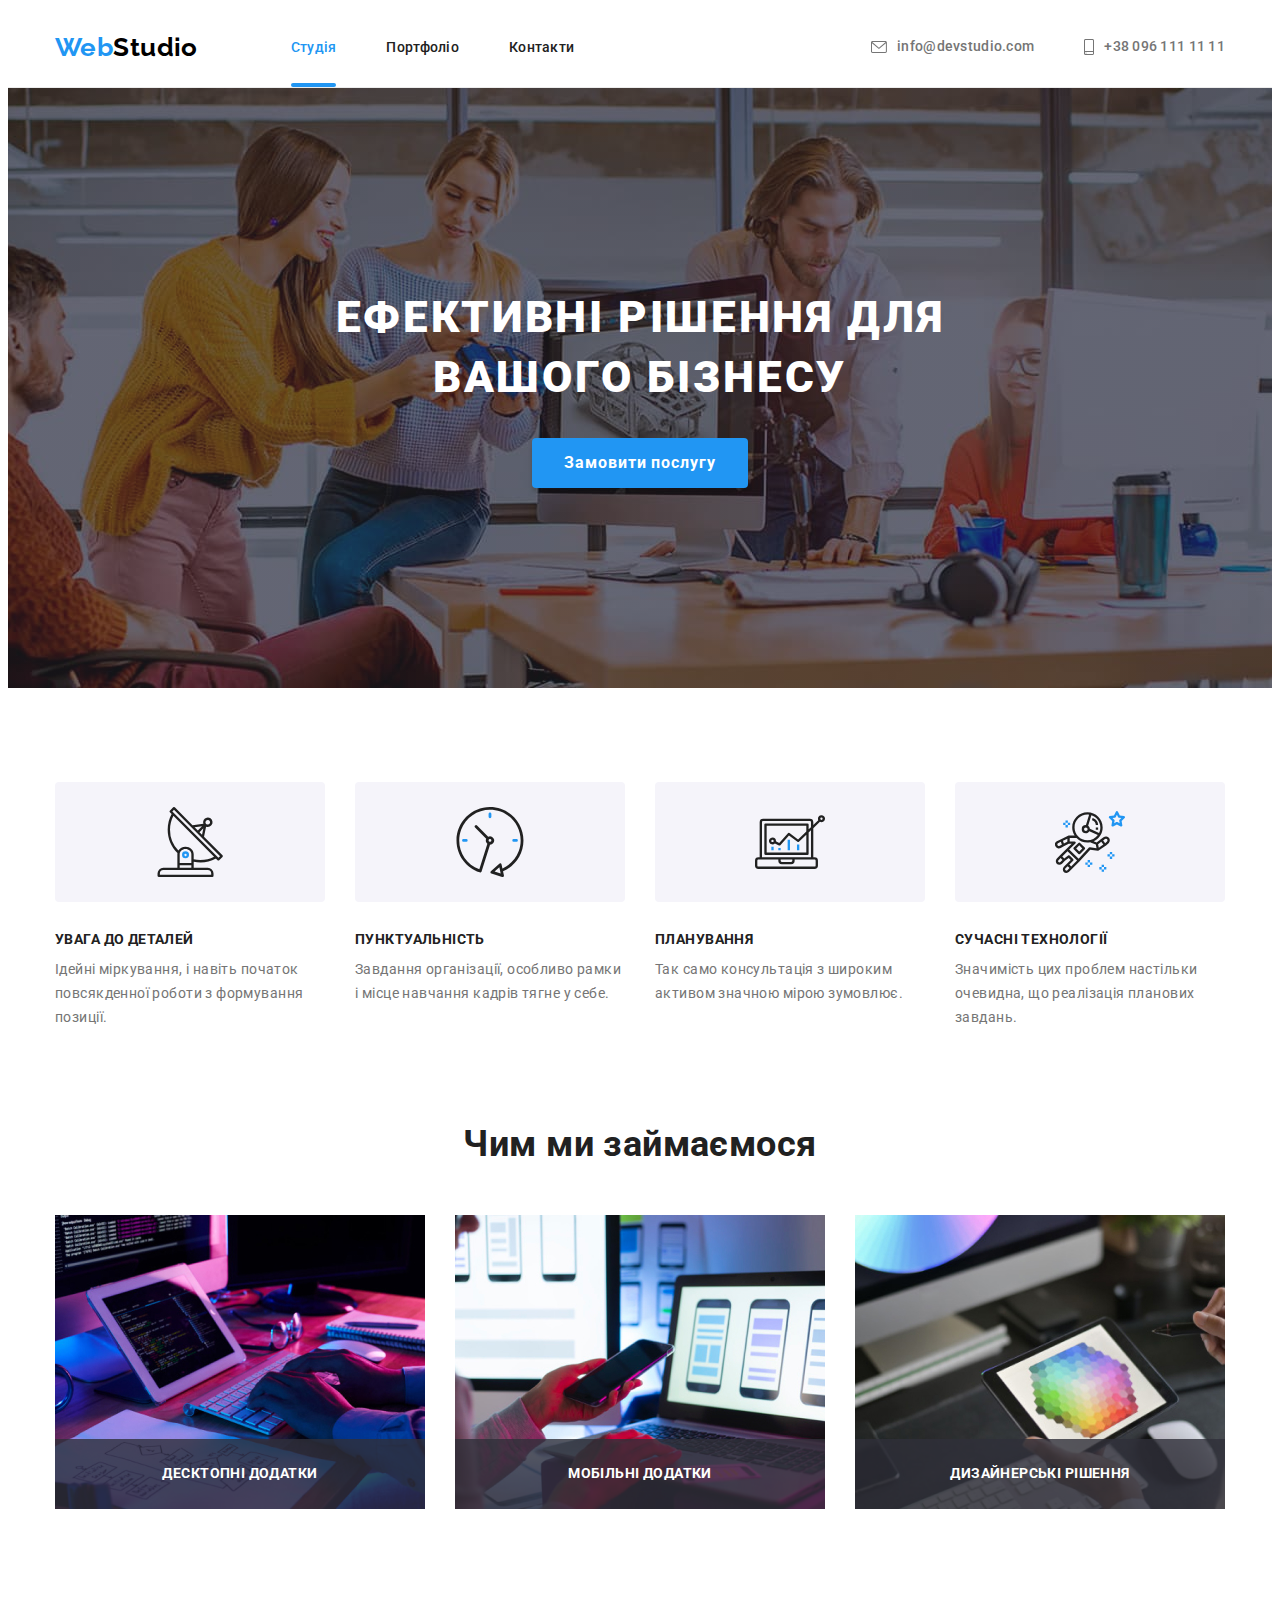
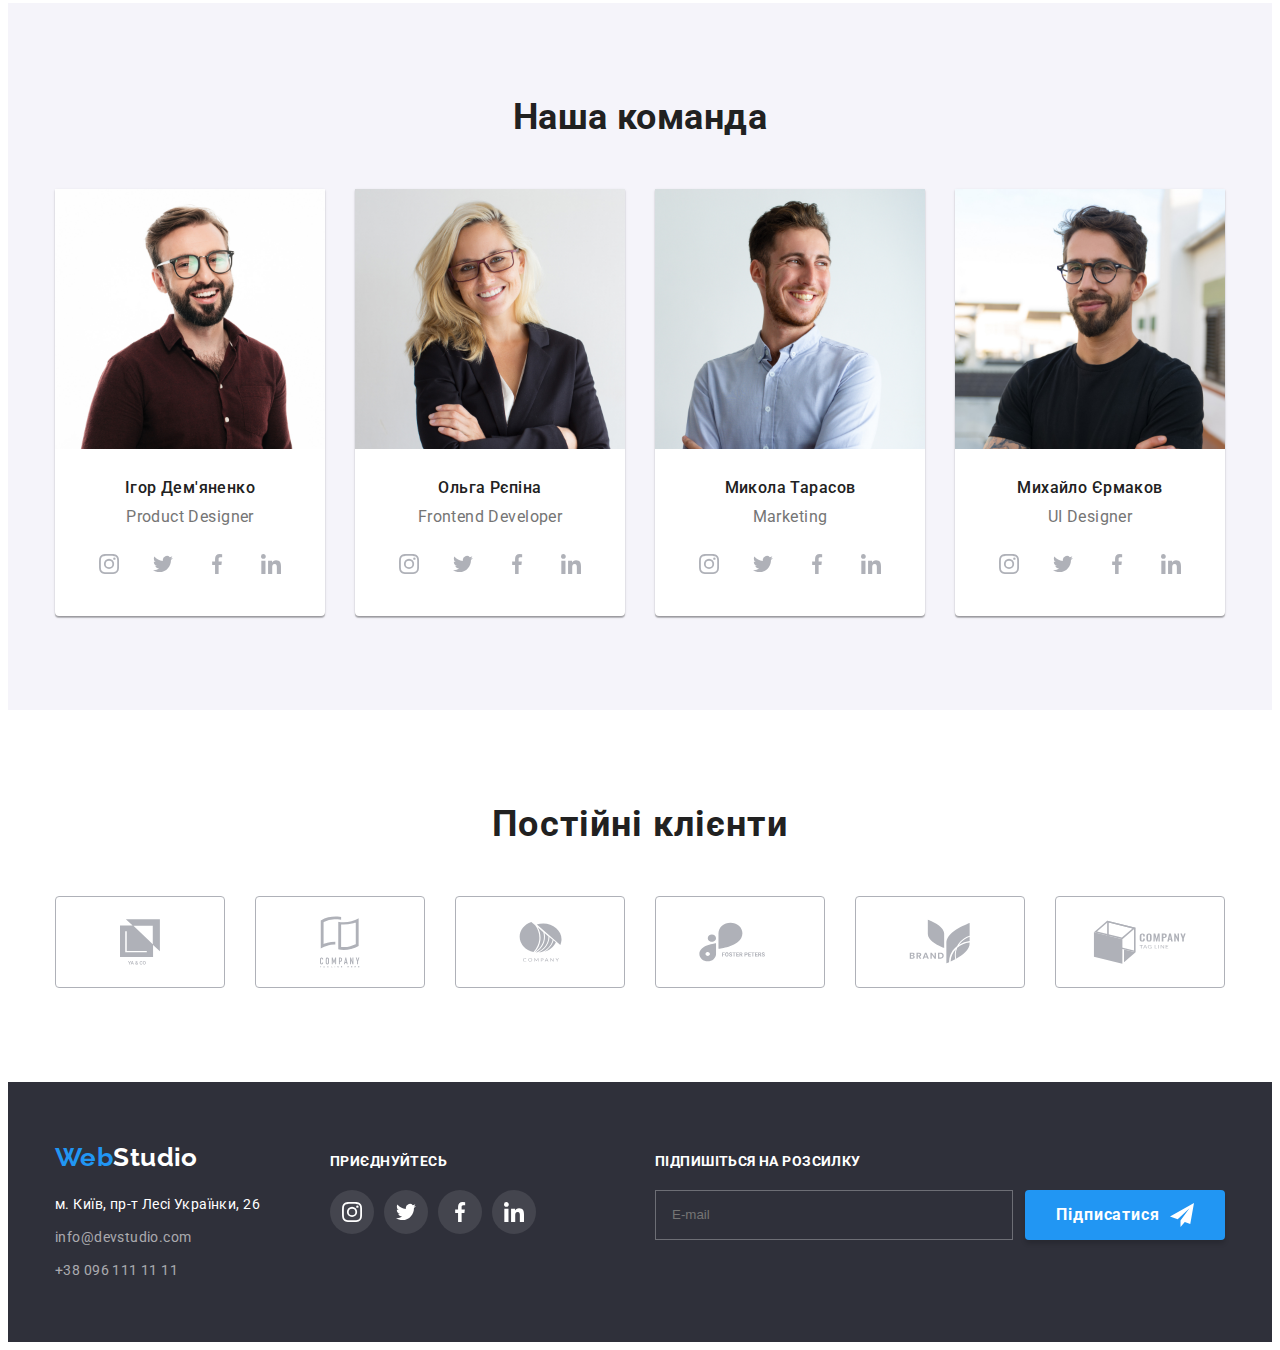
<file: index.html>
<!DOCTYPE html>
<html lang="uk">
  <head>
    <meta charset="UTF-8" />
    <meta http-equiv="X-UA-Compatible" content="IE=edge" />
    <meta name="viewport" content="width=device-width, initial-scale=1.0" />
    <title>Document</title>
    <link rel="preconnect" href="https://fonts.googleapis.com" />
    <link rel="preconnect" href="https://fonts.gstatic.com" crossorigin />
    <link rel="preconnect" href="https://fonts.googleapis.com" />
    <link rel="preconnect" href="https://fonts.gstatic.com" crossorigin />
    <link
      href="https://fonts.googleapis.com/css2?family=Raleway:wght@700&family=Roboto:wght@400;500;700;900&display=swap"
      rel="stylesheet"
    />
    <link
      rel="stylesheet"
      href="https://cdnjs.cloudflare.com/ajax/libs/modern-normalize/1.1.0/modern-normalize.min.css"
      integrity="sha512-wpPYUAdjBVSE4KJnH1VR1HeZfpl1ub8YT/NKx4PuQ5NmX2tKuGu6U/JRp5y+Y8XG2tV+wKQpNHVUX03MfMFn9Q=="
      crossorigin="anonymous"
      referrerpolicy="no-referrer"
    />
    <link rel="stylesheet" href="./css/styles.css" />
  </head>
  <body>
    <!--Хедер-->
    <header class="header">
      <div class="container page-header">
        <nav class="header-nav">
          <a class="header-logo link" href="./index.html">
            <span class="header-logo-web">Web</span>Studio</a
          >
          <ul class="header-list list">
            <li class="header-item">
              <a class="header-link link current" href="">Студія</a>
            </li>
            <li class="header-item">
              <a class="header-link link" href="./portfolio.html">Портфоліо</a>
            </li>
            <li class="header-item">
              <a class="header-link link" href="">Контакти</a>
            </li>
          </ul>
        </nav>
        <ul class="header-contact-list list">
          <li class="header-contact-item">
            <a class="header-contact-link link" href="mailto:info@devstudio.com">
              <svg class="header-contact-icon" width="16" height="12">
                <use href="./photo/symbol-defs.svg#icon-envelope"></use>
              </svg>
              info@devstudio.com</a
            >
          </li>
          <li class="header-contact-item">
            <a class="header-contact-link link" href="tel:+38096111111">
              <svg class="header-contact-icon" width="10" height="16">
                <use href="./photo/symbol-defs.svg#icon-smartphone"></use>
              </svg>
              +38 096 111 11 11</a
            >
          </li>
        </ul>
      </div>
    </header>
    <!--Основний контент-->
    <main>
      <!--Герой-->
      <section class="hero hero-bcg">
        <div class="container">
          <h1 class="hero-title">Ефективні рішення для вашого бізнесу</h1>
          <button type="button" class="hero-button" data-modal-open>Замовити послугу</button>
        </div>
      </section>
      <!--Особлівости-->
      <section class="section">
        <div class="container">
          <h2 class="visually-hidden">Особлівості</h2>
          <ul class="features-list list">
            <li class="features-item">
              <div class="features-pic">
                <svg class="features-icon" width="70" height="70">
                  <use href="./photo/symbol-defs.svg#icon-antena"></use>
                </svg>
              </div>
              <h3 class="features-title">УВАГА ДО ДЕТАЛЕЙ</h3>
              <p class="features-text">
                Ідейні міркування, і навіть початок повсякденної роботи з формування позиції.
              </p>
            </li>
            <li class="features-item">
              <div class="features-pic">
                <svg class="features-icon" width="70" height="70">
                  <use href="./photo/symbol-defs.svg#icon-clock"></use>
                </svg>
              </div>
              <h3 class="features-title">ПУНКТУАЛЬНІСТЬ</h3>
              <p class="features-text">
                Завдання організації, особливо рамки і місце навчання кадрів тягне у себе.
              </p>
            </li>
            <li class="features-item">
              <div class="features-pic">
                <svg class="features-icon" width="70" height="70">
                  <use href="./photo/symbol-defs.svg#icon-diagram"></use>
                </svg>
              </div>
              <h3 class="features-title">ПЛАНУВАННЯ</h3>
              <p class="features-text">
                Так само консультація з широким активом значною мірою зумовлює.
              </p>
            </li>
            <li class="features-item">
              <div class="features-pic">
                <svg class="features-icon" width="70" height="70">
                  <use href="./photo/symbol-defs.svg#icon-astronaut"></use>
                </svg>
              </div>
              <h3 class="features-title">СУЧАСНІ ТЕХНОЛОГІЇ</h3>
              <p class="features-text">
                Значимість цих проблем настільки очевидна, що реалізація планових завдань.
              </p>
            </li>
          </ul>
        </div>
      </section>
      <!--Чим ми займаємось-->
      <section class="task section">
        <div class="container">
          <h2 class="section-title">Чим ми займаємося</h2>
          <ul class="task-list list">
            <li class="task-img">
              <div class="task-thumb">
                <img src="./photo/img.jpg" alt="програмування" width="370" />
                <p class="task-text">Десктопні додатки</p>
              </div>
            </li>
            <li class="task-img">
              <div class="task-thumb">
                <img src="./photo/img-2.jpg" alt="мобільні додатки" width="370" />
                <p class="task-text">Мобільні додатки</p>
              </div>
            </li>
            <li class="task-img">
              <div class="task-thumb">
                <img src="./photo/img-3.jpg" alt="палітра кольорів" width="370" />
                <p class="task-text">Дизайнерські рішення</p>
              </div>
            </li>
          </ul>
        </div>
      </section>
      <!--Команда-->
      <section class="team section">
        <div class="container">
          <h2 class="section-title">Наша команда</h2>
          <ul class="team-list list">
            <li class="team-member">
              <img class="team-photo" src="./photo/img—22.jpg" alt="дизайнер" width="270" />
              <div class="team-tt">
                <h3 class="team-name">Ігор Дем'яненко</h3>
                <p class="team-speciality">Product Designer</p>
                <ul class="team-sn-list">
                  <li class="team-sn-item">
                    <a class="team-sn-link" href="">
                      <svg class="team-sn-icon" width="20" height="20">
                        <use href="./photo/symbol-defs.svg#icon-instagram"></use></svg
                    ></a>
                  </li>
                  <li class="team-sn-item">
                    <a class="team-sn-link" href="">
                      <svg class="team-sn-icon" width="20" height="20">
                        <use href="./photo/symbol-defs.svg#icon-twitter"></use></svg
                    ></a>
                  </li>
                  <li class="team-sn-item">
                    <a class="team-sn-link" href="">
                      <svg class="team-sn-icon" width="20" height="20">
                        <use href="./photo/symbol-defs.svg#icon-facebook"></use></svg
                    ></a>
                  </li>
                  <li class="team-sn-item">
                    <a class="team-sn-link" href="">
                      <svg class="team-sn-icon" width="20" height="20">
                        <use href="./photo/symbol-defs.svg#icon-linkedin"></use></svg
                    ></a>
                  </li>
                </ul>
              </div>
            </li>
            <li class="team-member">
              <img
                class="team-photo"
                src="./photo/img-4.jpg"
                alt="фронтент розробнік"
                width="270"
              />
              <div class="team-tt">
                <h3 class="team-name">Ольга Рєпіна</h3>
                <p class="team-speciality">Frontend Developer</p>
                <ul class="team-sn-list">
                  <li class="team-sn-item">
                    <a class="team-sn-link" href="">
                      <svg class="team-sn-icon" width="20" height="20">
                        <use href="./photo/symbol-defs.svg#icon-instagram"></use></svg
                    ></a>
                  </li>
                  <li class="team-sn-item">
                    <a class="team-sn-link" href="">
                      <svg class="team-sn-icon" width="20" height="20">
                        <use href="./photo/symbol-defs.svg#icon-twitter"></use></svg
                    ></a>
                  </li>
                  <li class="team-sn-item">
                    <a class="team-sn-link" href="">
                      <svg class="team-sn-icon" width="20" height="20">
                        <use href="./photo/symbol-defs.svg#icon-facebook"></use></svg
                    ></a>
                  </li>
                  <li class="team-sn-item">
                    <a class="team-sn-link" href="">
                      <svg class="team-sn-icon" width="20" height="20">
                        <use href="./photo/symbol-defs.svg#icon-linkedin"></use></svg
                    ></a>
                  </li>
                </ul>
              </div>
            </li>
            <li class="team-member">
              <img class="team-photo" src="./photo/img-5.jpg" alt="маркетинг" width="270" />
              <div class="team-tt">
                <h3 class="team-name">Микола Тарасов</h3>
                <p class="team-speciality">Marketing</p>
                <ul class="team-sn-list">
                  <li class="team-sn-item">
                    <a class="team-sn-link" href="">
                      <svg class="team-sn-icon" width="20" height="20">
                        <use href="./photo/symbol-defs.svg#icon-instagram"></use></svg
                    ></a>
                  </li>
                  <li class="team-sn-item">
                    <a class="team-sn-link" href="">
                      <svg class="team-sn-icon" width="20" height="20">
                        <use href="./photo/symbol-defs.svg#icon-twitter"></use></svg
                    ></a>
                  </li>
                  <li class="team-sn-item">
                    <a class="team-sn-link" href="">
                      <svg class="team-sn-icon" width="20" height="20">
                        <use href="./photo/symbol-defs.svg#icon-facebook"></use></svg
                    ></a>
                  </li>
                  <li class="team-sn-item">
                    <a class="team-sn-link" href="">
                      <svg class="team-sn-icon" width="20" height="20">
                        <use href="./photo/symbol-defs.svg#icon-linkedin"></use></svg
                    ></a>
                  </li>
                </ul>
              </div>
            </li>
            <li class="team-member">
              <img class="team-photo" src="./photo/img-6.jpg" alt="ЮЛ дизайнер" width="270" />
              <div class="team-tt">
                <h3 class="team-name">Михайло Єрмаков</h3>
                <p class="team-speciality">UI Designer</p>
                <ul class="team-sn-list">
                  <li class="team-sn-item">
                    <a class="team-sn-link" href="">
                      <svg class="team-sn-icon" width="20" height="20">
                        <use href="./photo/symbol-defs.svg#icon-instagram"></use>
                      </svg>
                    </a>
                  </li>
                  <li class="team-sn-item">
                    <a class="team-sn-link" href="">
                      <svg class="team-sn-icon" width="20" height="20">
                        <use href="./photo/symbol-defs.svg#icon-twitter"></use></svg
                    ></a>
                  </li>
                  <li class="team-sn-item">
                    <a class="team-sn-link" href="">
                      <svg class="team-sn-icon" width="20" height="20">
                        <use href="./photo/symbol-defs.svg#icon-facebook"></use></svg
                    ></a>
                  </li>
                  <li class="team-sn-item">
                    <a class="team-sn-link" href="">
                      <svg class="team-sn-icon" width="20" height="20">
                        <use href="./photo/symbol-defs.svg#icon-linkedin"></use></svg
                    ></a>
                  </li>
                </ul>
              </div>
            </li>
          </ul>
        </div>
      </section>
      <section class="clients">
        <div class="container">
          <p class="clients-title">Постійні клієнти</p>
          <ul class="client-list">
            <li class="client-item">
              <a class="client-link" href=""
                ><svg class="client-icon" width="40" height="52">
                  <use href="./photo/symbol-defs.svg#icon-client-a"></use></svg
              ></a>
            </li>
            <li class="client-item">
              <a class="client-link" href=""
                ><svg class="client-icon" width="40" height="52">
                  <use href="./photo/symbol-defs.svg#icon-client-b"></use></svg
              ></a>
            </li>
            <li class="client-item">
              <a class="client-link" href=""
                ><svg class="client-icon" width="43" height="41">
                  <use href="./photo/symbol-defs.svg#icon-client-c"></use></svg
              ></a>
            </li>
            <li class="client-item">
              <a class="client-link" href=""
                ><svg class="client-icon" width="84" height="40">
                  <use href="./photo/symbol-defs.svg#icon-client-d"></use></svg
              ></a>
            </li>
            <li class="client-item">
              <a class="client-link" href=""
                ><svg class="client-icon" width="62" height="45">
                  <use href="./photo/symbol-defs.svg#icon-client-e"></use></svg
              ></a>
            </li>
            <li class="client-item">
              <a class="client-link" href=""
                ><svg class="client-icon" width="94" height="44">
                  <use href="./photo/symbol-defs.svg#icon-client-f"></use></svg
              ></a>
            </li>
          </ul>
        </div>
      </section>
    </main>
    <!--Футер-->
    <footer class="footer">
      <div class="container footer-n">
        <div class="adress">
          <a class="footer-logo link" href="./index.html">
            <span class="header-logo-web">Web</span>Studio</a
          >
          <address>
            <ul class="adress-list list">
              <li class="adress-item">
                <a
                  class="footer-adress link adress-item"
                  href="https://www.google.com/maps/place/бул.+Леси+Украинки,+26,+Киев,+02000/@50.4265807,30.5383858,17z/data=!3m1!4b1!4m5!3m4!1s0x40d4cf0e033ecbe9:0x57a4dffefec77da0!8m2!3d50.4265807!4d30.5383858"
                  >м. Київ, пр-т Лесі Українки, 26</a
                >
              </li>
              <li class="adress-item">
                <a class="footer-link link" href="mailto:info@devstudio.com">info@devstudio.com</a>
              </li>
              <li class="adress-item">
                <a class="footer-link link" href="tel:+38096111111">+38 096 111 11 11</a>
              </li>
            </ul>
          </address>
        </div>
        <div class="social">
          <h2 class="social-title">приєднуйтесь</h2>
          <ul class="social-list">
            <li class="social-item">
              <a class="social-link" href="">
                <svg class="" width="20" height="20">
                  <use href="./photo/symbol-defs.svg#icon-instagram"></use></svg
              ></a>
            </li>
            <li class="social-item">
              <a class="social-link" href="">
                <svg class="" width="20" height="20">
                  <use href="./photo/symbol-defs.svg#icon-twitter"></use></svg
              ></a>
            </li>
            <li class="social-item">
              <a class="social-link" href="">
                <svg class="" width="20" height="20">
                  <use href="./photo/symbol-defs.svg#icon-facebook"></use></svg
              ></a>
            </li>
            <li class="social-item">
              <a class="social-link" href="">
                <svg class="" width="20" height="20">
                  <use href="./photo/symbol-defs.svg#icon-linkedin"></use></svg
              ></a>
            </li>
          </ul>
        </div>
        <div class="footer-form">
          <h2 class="footer-form-title">Підпишіться на розсилку</h2>
          <form class="footer-mb">
            <input type="email" name="email" placeholder="E-mail" />
            <button class="footer-btn" type="submit">
              <span class="send-text">Підписатися</span>
              <svg class="send-icon" width="24" height="24">
                <use href="./photo/symbol-defs.svg#icon-icon-send"></use>
              </svg>
            </button>
          </form>
        </div>
      </div>
    </footer>

    <div class="backdrop is-hidden" data-modal>
      <div class="modal">
        <button class="modal-close-button" data-modal-close>
          <svg class="close-icon" width="18" height="18">
            <use href="./photo/symbol-defs.svg#icon-close-black"></use>
          </svg>
        </button>
        <form class="form">
          <p class="form-title">Залиште свої дані, ми вам передзвонимо</p>
          <div class="form-field">
            <label for="name">Ім'я</label>
            <div class="form-picture">
              <input class="form-input" type="text" name="name" id="name" required />
              <svg class="form-image" height="18" width="18">
                <use href="./photo/symbol-defs.svg#icon-person-black"></use>
              </svg>
            </div>
          </div>
          <div class="form-field">
            <label for="tel">Телефон</label>
            <div class="form-picture">
              <input class="form-input" type="tel" name="tel" id="tel" required />
              <svg class="form-image" height="18" width="18">
                <use href="./photo/symbol-defs.svg#icon-phone-black"></use>
              </svg>
            </div>
          </div>
          <div class="form-field">
            <label for="mail">Пошта</label>
            <div class="form-picture">
              <input class="form-input" type="email" name="mail" id="mail" required />
              <svg class="form-image" height="18" width="18">
                <use href="./photo/symbol-defs.svg#icon-email-black"></use>
              </svg>
            </div>
          </div>
          <div class="form-field form-coment">
            <label for="coment">Коментар</label>
            <textarea
              class="form-input textarea"
              name="coment"
              id="coment"
              cols="30"
              rows="5"
              placeholder="Введіть текст"
            ></textarea>
          </div>
          <label class="checkbox-label">
            <input class="checkbox" type="checkbox" name="agree" required />
            <span class="checkbox-area"> </span>
            Погоджуюся з розсилкою та приймаю <a href="" class="label-link">Умови договору</a>
          </label>

          <button type="submit" class="form-button">Відправити</button>
        </form>
      </div>
    </div>
    <script src="./js/modal.js"></script>
  </body>
</html>
</file>
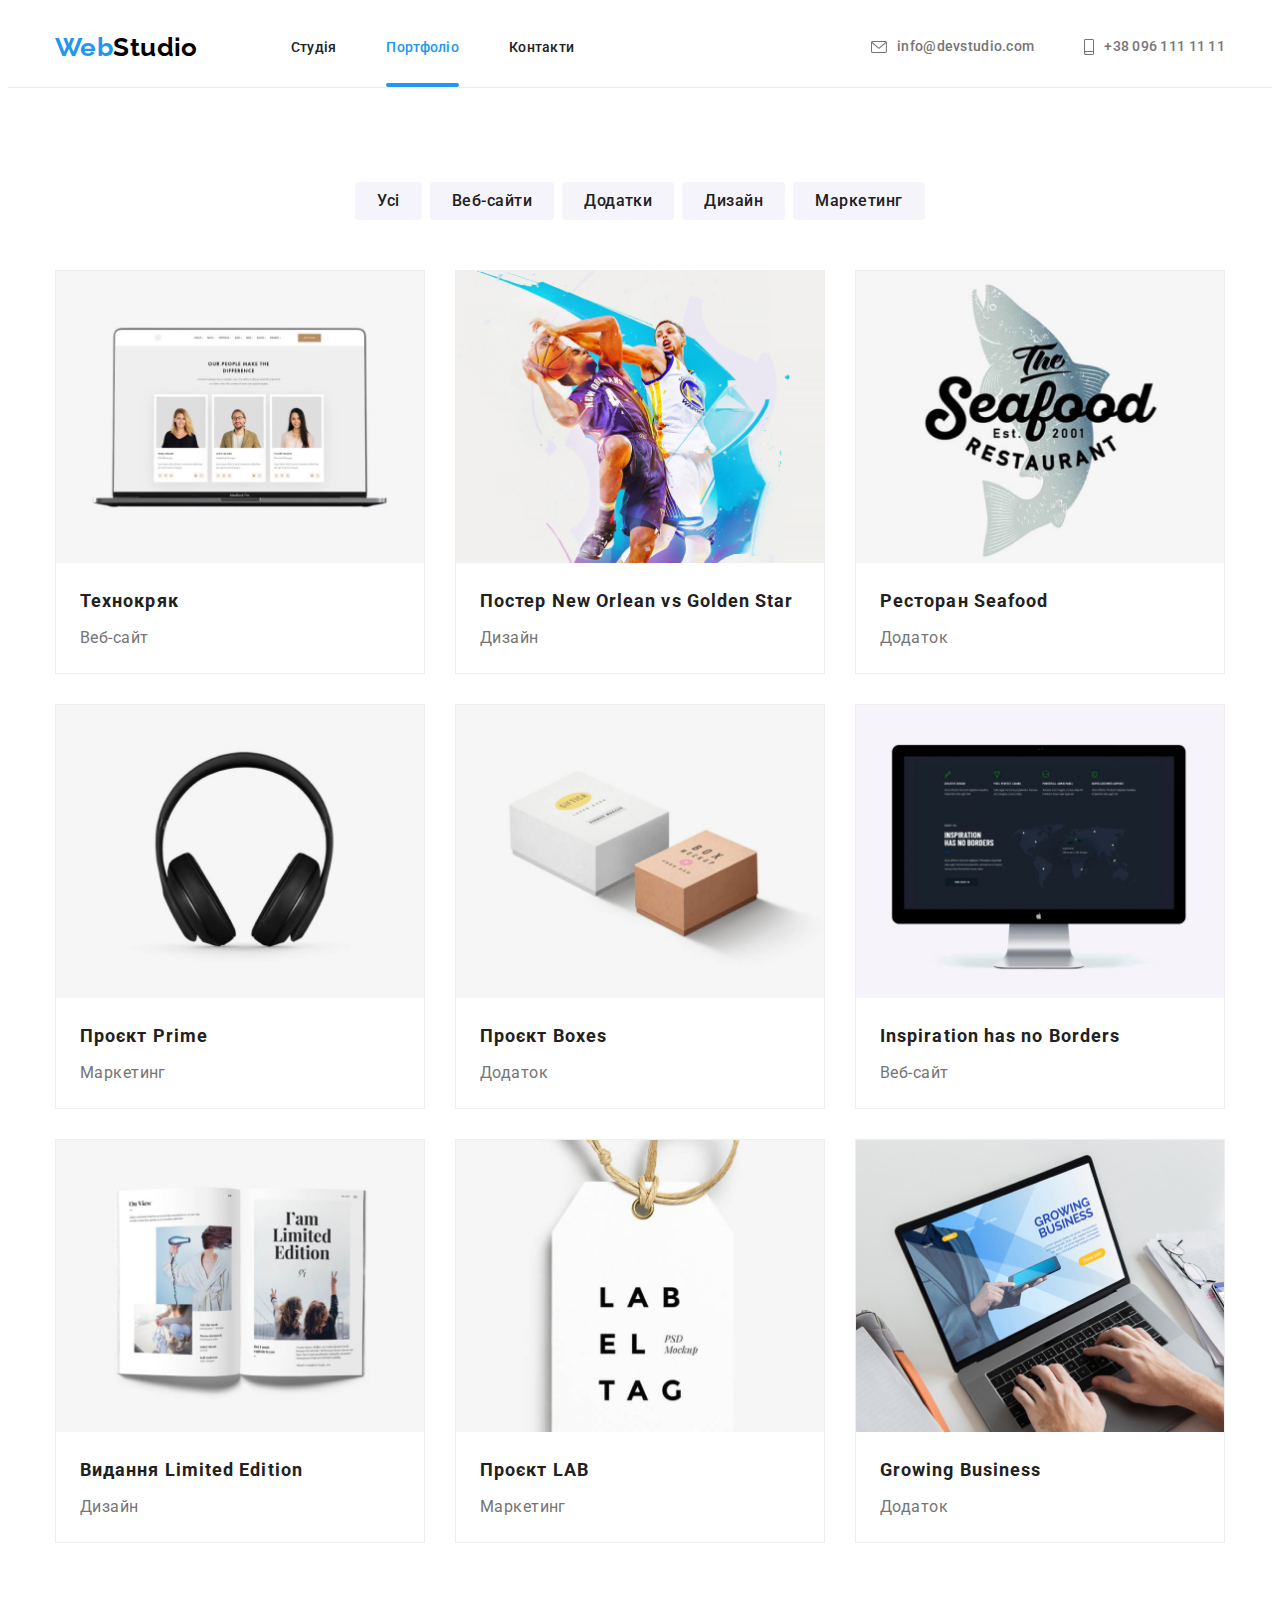
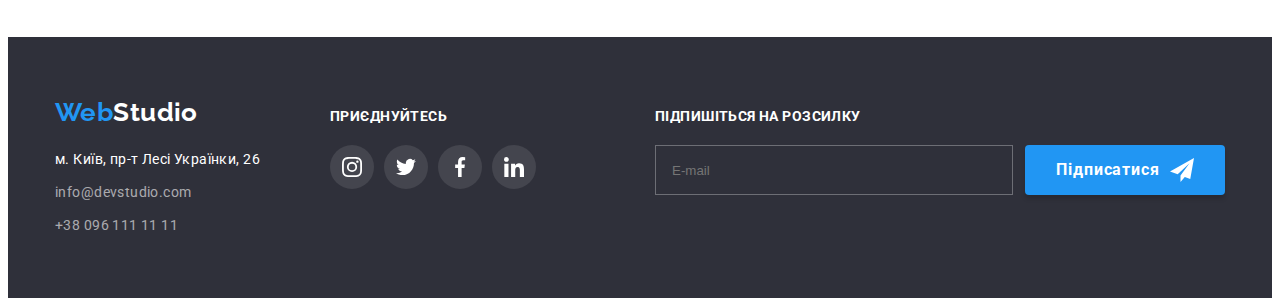
<file: portfolio.html>
<!DOCTYPE html>
<html lang="uk">
  <head>
    <meta charset="UTF-8" />
    <meta http-equiv="X-UA-Compatible" content="IE=edge" />
    <meta name="viewport" content="width=device-width, initial-scale=1.0" />
    <title>Document</title>
    <link
      href="https://fonts.googleapis.com/css2?family=Raleway:wght@700&family=Roboto:wght@400;500;700;900&display=swap"
      rel="stylesheet"
    />
    <link
      rel="stylesheet"
      href="https://cdnjs.cloudflare.com/ajax/libs/modern-normalize/1.1.0/modern-normalize.min.css"
      integrity="sha512-wpPYUAdjBVSE4KJnH1VR1HeZfpl1ub8YT/NKx4PuQ5NmX2tKuGu6U/JRp5y+Y8XG2tV+wKQpNHVUX03MfMFn9Q=="
      crossorigin="anonymous"
      referrerpolicy="no-referrer"
    />
    <link rel="stylesheet" href="./css/styles.css" />
  </head>
  <body>
    <!--Хедер-->
    <header class="header">
      <div class="container page-header">
        <nav class="header-nav">
          <a class="header-logo link" href="./index.html">
            <span class="header-logo-web">Web</span>Studio</a
          >
          <ul class="header-list list">
            <li class="header-item">
              <a class="header-link link" href="./index.html">Студія</a>
            </li>
            <li class="header-item">
              <a class="header-link link current" href="./portfolio.html">Портфоліо</a>
            </li>
            <li class="header-item">
              <a class="header-link link" href="">Контакти</a>
            </li>
          </ul>
        </nav>
        <ul class="header-contact-list list">
          <li class="header-contact-item">
            <a class="header-contact-link link" href="mailto:info@devstudio.com">
              <svg class="header-contact-icon" width="16" height="12">
                <use href="./photo/symbol-defs.svg#icon-envelope"></use>
              </svg>
              info@devstudio.com</a
            >
          </li>
          <li class="header-contact-item">
            <a class="header-contact-link link" href="tel:+38096111111">
              <svg class="header-contact-icon" width="10" height="16">
                <use href="./photo/symbol-defs.svg#icon-smartphone"></use>
              </svg>
              +38 096 111 11 11</a
            >
          </li>
        </ul>
      </div>
    </header>
    <!--Основний контент-->
    <main class="section">
      <div class="container">
        <h1 class="visually-hidden">Портфоліо</h1>
        <!--Фільтер-->
        <ul class="list button-list">
          <li class="port-btn-item"><button class="port-btn" type="button">Усі</button></li>
          <li class="port-btn-item"><button class="port-btn" type="button">Веб-сайти</button></li>
          <li class="port-btn-item"><button class="port-btn" type="button">Додатки</button></li>
          <li class="port-btn-item"><button class="port-btn" type="button">Дизайн</button></li>
          <li class="port-btn-item"><button class="port-btn" type="button">Маркетинг</button></li>
        </ul>
        <!--Портфоліо-->
        <h2 class="visually-hidden">Проекти</h2>
        <ul class="port-list list">
          <li class="port-item">
            <a class="link port-link" href="">
              <div class="overlay-image">
                <img src="./photo/p1.jpg" alt="веб-сайт" width="370" />
                <p class="overlay-text">
                  Ресурс пропонує комплексні пропозиції з різним рівнем функціоналу та сервісів. Все
                  це дозволить відвідувачу отримати вичерпні відомості про компанію чи приватну
                  особу.
                </p>
              </div>
              <div class="port-tt">
                <h3 class="port-title">Технокряк</h3>
                <p class="port-text">Веб-сайт</p>
              </div>
            </a>
          </li>
          <li class="port-item">
            <a class="link port-link" href="">
              <div class="overlay-image">
                <img src="./photo/p2.jpg" alt="Постер New Orlean vs Golden Star" width="370" />
                <p class="overlay-text">
                  Ресурс пропонує комплексні пропозиції з різним рівнем функціоналу та сервісів. Все
                  це дозволить відвідувачу отримати вичерпні відомості про компанію чи приватну
                  особу.
                </p>
              </div>
              <div class="port-tt">
                <h3 class="port-title">Постер New Orlean vs Golden Star</h3>
                <p class="port-text">Дизайн</p>
              </div>
            </a>
          </li>
          <li class="port-item">
            <a class="link port-link" href="">
              <div class="overlay-image">
                <img src="./photo/p3.jpg" alt="Ресторан Seafood" width="370" />
                <p class="overlay-text">
                  Ресурс пропонує комплексні пропозиції з різним рівнем функціоналу та сервісів. Все
                  це дозволить відвідувачу отримати вичерпні відомості про компанію чи приватну
                  особу.
                </p>
              </div>
              <div class="port-tt">
                <h3 class="port-title">Ресторан Seafood</h3>
                <p class="port-text">Додаток</p>
              </div>
            </a>
          </li>
          <li class="port-item">
            <a class="link port-link" href="">
              <div class="overlay-image">
                <img src="./photo/p4.jpg" alt="Проєкт Prime" width="370" />
                <p class="overlay-text">
                  Ресурс пропонує комплексні пропозиції з різним рівнем функціоналу та сервісів. Все
                  це дозволить відвідувачу отримати вичерпні відомості про компанію чи приватну
                  особу.
                </p>
              </div>
              <div class="port-tt">
                <h3 class="port-title">Проєкт Prime</h3>
                <p class="port-text">Маркетинг</p>
              </div>
            </a>
          </li>
          <li class="port-item">
            <a class="link port-link" href="">
              <div class="overlay-image">
                <img src="./photo/p5.jpg" alt="Проєкт Boxes" width="370" />
                <p class="overlay-text">
                  Ресурс пропонує комплексні пропозиції з різним рівнем функціоналу та сервісів. Все
                  це дозволить відвідувачу отримати вичерпні відомості про компанію чи приватну
                  особу.
                </p>
              </div>
              <div class="port-tt">
                <h3 class="port-title">Проєкт Boxes</h3>
                <p class="port-text">Додаток</p>
              </div>
            </a>
          </li>
          <li class="port-item">
            <a class="link port-link" href="">
              <div class="overlay-image">
                <img src="./photo/p6.jpg" alt="Веб-сайт" width="370" />
                <p class="overlay-text">
                  Ресурс пропонує комплексні пропозиції з різним рівнем функціоналу та сервісів. Все
                  це дозволить відвідувачу отримати вичерпні відомості про компанію чи приватну
                  особу.
                </p>
              </div>
              <div class="port-tt">
                <h3 class="port-title">Inspiration has no Borders</h3>
                <p class="port-text">Веб-сайт</p>
              </div>
            </a>
          </li>
          <li class="port-item">
            <a class="link port-link" href="">
              <div class="overlay-image">
                <img src="./photo/p7.jpg" alt="Дизайн" width="370" />
                <p class="overlay-text">
                  Ресурс пропонує комплексні пропозиції з різним рівнем функціоналу та сервісів. Все
                  це дозволить відвідувачу отримати вичерпні відомості про компанію чи приватну
                  особу.
                </p>
              </div>
              <div class="port-tt">
                <h3 class="port-title">Видання Limited Edition</h3>
                <p class="port-text">Дизайн</p>
              </div>
            </a>
          </li>
          <li class="port-item">
            <a class="link port-link" href="">
              <div class="overlay-image">
                <img src="./photo/p8.jpg" alt="Проєкт LAB" width="370" />
                <p class="overlay-text">
                  Ресурс пропонує комплексні пропозиції з різним рівнем функціоналу та сервісів. Все
                  це дозволить відвідувачу отримати вичерпні відомості про компанію чи приватну
                  особу.
                </p>
              </div>
              <div class="port-tt">
                <h3 class="port-title">Проєкт LAB</h3>
                <p class="port-text">Маркетинг</p>
              </div>
            </a>
          </li>
          <li class="port-item">
            <a class="link port-link" href="">
              <div class="overlay-image">
                <img src="./photo/p9.jpg" alt="Додаток" width="370" />
                <p class="overlay-text">
                  Ресурс пропонує комплексні пропозиції з різним рівнем функціоналу та сервісів. Все
                  це дозволить відвідувачу отримати вичерпні відомості про компанію чи приватну
                  особу.
                </p>
              </div>
              <div class="port-tt">
                <h3 class="port-title">Growing Business</h3>
                <p class="port-text">Додаток</p>
              </div>
            </a>
          </li>
        </ul>
      </div>
    </main>
    <!--Футер-->
    <footer class="footer">
      <div class="container footer-n">
        <div class="adress">
          <a class="footer-logo link" href="./index.html">
            <span class="header-logo-web">Web</span>Studio</a
          >
          <address>
            <ul class="adress-list list">
              <li class="adress-item">
                <a
                  class="footer-adress link adress-item"
                  href="https://www.google.com/maps/place/бул.+Леси+Украинки,+26,+Киев,+02000/@50.4265807,30.5383858,17z/data=!3m1!4b1!4m5!3m4!1s0x40d4cf0e033ecbe9:0x57a4dffefec77da0!8m2!3d50.4265807!4d30.5383858"
                  >м. Київ, пр-т Лесі Українки, 26</a
                >
              </li>
              <li class="adress-item">
                <a class="footer-link link" href="mailto:info@devstudio.com">info@devstudio.com</a>
              </li>
              <li class="adress-item">
                <a class="footer-link link" href="tel:+38096111111">+38 096 111 11 11</a>
              </li>
            </ul>
          </address>
        </div>
        <div class="social">
          <h2 class="social-title">приєднуйтесь</h2>
          <ul class="social-list">
            <li class="social-item">
              <a class="social-link" href="">
                <svg class="" width="20" height="20">
                  <use href="./photo/symbol-defs.svg#icon-instagram"></use></svg
              ></a>
            </li>
            <li class="social-item">
              <a class="social-link" href="">
                <svg class="" width="20" height="20">
                  <use href="./photo/symbol-defs.svg#icon-twitter"></use></svg
              ></a>
            </li>
            <li class="social-item">
              <a class="social-link" href="">
                <svg class="" width="20" height="20">
                  <use href="./photo/symbol-defs.svg#icon-facebook"></use></svg
              ></a>
            </li>
            <li class="social-item">
              <a class="social-link" href="">
                <svg class="" width="20" height="20">
                  <use href="./photo/symbol-defs.svg#icon-linkedin"></use></svg
              ></a>
            </li>
          </ul>
        </div>
        <div class="footer-form">
          <h2 class="footer-form-title">Підпишіться на розсилку</h2>
          <form class="footer-mb">
            <input type="email" name="email" placeholder="E-mail" />
            <button class="footer-btn" type="submit">
              <span class="send-text">Підписатися</span>
              <svg class="send-icon" width="24" height="24">
                <use href="./photo/symbol-defs.svg#icon-icon-send"></use>
              </svg>
            </button>
          </form>
        </div>
      </div>
    </footer>
  </body>
</html>
</file>
<file: css/styles.css>
:root {
  --main-bcg-colour: #f5f5f5;
  --footer-bcg-colour: #2f303a;
  --maint-text-colour: #2f303a;
  --secondary-text-colour: #757575;
  --accent-colour: #2196f3;
  --contacts-header-colour: #757575;
  --contacts-footer-colour: #ffffff;
  --buttom-colour: #2196f3;
  --top-logo-colour: #000000;
  --bot-logo-colour: #ffffff;
  --title-colour: #212121;
  --port-btn-bcg-colour: #f5f4fa;
  --timeing-funktion: 250ms cubic-bezier(0.4, 0, 0.2, 1);
}

* {
  box-sizing: border-box;
}
p,
h1,
h2,
h3,
h4,
h5,
h6 {
  margin: 0;
}

*,
*::before,
*::after {
  box-sizing: border-box;
}

ul {
  list-style: none;
  margin: 0;
  padding-left: 0;
}
button {
  display: block;
  border: none;
  cursor: pointer;
  border-radius: 4px;
}
address {
  font-style: normal;
}

img {
  display: block;
  max-width: 100%;
  height: auto;
}

body {
  font-family: 'Roboto', sans-serif;
  font-size: 14px;
  letter-spacing: 0.03em;
  color: var(--maint-text-colour);
  background-color: var(--contacts-footer-colour);
}

.section {
  padding-top: 94px;
  padding-bottom: 94px;
}

.container {
  width: 1200px;
  padding-left: 15px;
  padding-right: 15px;
  margin-left: auto;
  margin-right: auto;
}

.list {
  list-style: none;
  padding-left: 0px;
  margin: 0px;
}

.link {
  text-decoration: none;
  font-family: 'Roboto';
  font-style: normal;
}

.link:focus {
  font-variant: var(--accent-colour);
}
/*----------------HEADER---------------*/
.header {
  padding-top: 24px;
  padding-bottom: 24px;
  background-color: var(--contacts-footer-colour);
  border-bottom: 1px solid #ececec;
}
.page-header {
  display: flex;
}

.header-nav {
  display: flex;
  align-items: center;
}
/*Logo*/
.header-logo {
  margin-right: 93px;

  font-family: 'Raleway';
  font-weight: 700;
  font-size: 26px;
  line-height: 1.19;
  color: var(--top-logo-colour);
}

.header-logo-web {
  color: var(--accent-colour);
}

.header-list {
  display: flex;
}

.header-link {
  padding-top: 32px;
  padding-bottom: 32px;
  font-weight: 500;
  font-size: 14px;
  line-height: 1.14;
  letter-spacing: 0.02em;
  color: var(--title-colour);
  transition: color var(--timeing-funktion);
}
.header-item {
  margin-right: 50px;
}
.header-item:last-child {
  margin-right: 0px;
}

.current {
  color: var(--accent-colour);
  position: relative;
}
.current::after {
  content: '';
  position: absolute;
  bottom: 0px;
  left: 0px;
  border-radius: 2px;
  width: 100%;
  height: 4px;
  background-color: var(--buttom-colour);
}

.header-link:hover,
.header-link:focus {
  color: var(--accent-colour);
}
/* Contacts */
.header-contact-list {
  display: flex;
  align-items: center;
  margin-left: auto;
}

.header-contact-item {
  margin-right: 50px;
}
.header-contact-item:last-child {
  margin-right: 0px;
}

.header-contact-link {
  display: flex;
  align-items: center;
  font-weight: 500;
  font-size: 14px;
  line-height: 1.14;
  letter-spacing: 0.02em;
  color: var(--contacts-header-colour);
  transition: color var(--timeing-funktion);
}

.header-contact-icon {
  margin-right: 10px;
  fill: currentColor;
  transition: fill var(--timeing-funktion);
}

.header-contact-link:hover,
.header-contact-link:focus {
  color: var(--accent-colour);
}

.header-contact-link:hover .header-contact-icon,
.header-contact-link:focus .header-contact-icon {
  fill: var(--accent-colour);
}

/*-----------Hero---------------*/

.hero {
  margin-left: auto;
  margin-right: auto;
  padding: 200px 0px;
  background-color: var(--footer-bcg-colour);
}
.hero-bcg {
  height: 600px;
  max-width: 1600px;
  background-image: linear-gradient(rgba(47, 48, 58, 0.4), rgba(47, 48, 58, 0.4)),
    url(../photo/bcgimg.jpg);
  background-repeat: no-repeat;
  background-position: center;
  background-size: cover;
}
.hero-title {
  width: 696px;
  margin-left: auto;
  margin-right: auto;

  font-weight: 900;
  font-size: 44px;
  line-height: 1.36;
  letter-spacing: 0.06em;
  text-align: center;
  text-transform: uppercase;
  color: var(--bot-logo-colour);
}

.hero-button {
  margin-top: 30px;
  margin-left: auto;
  margin-right: auto;
  padding: 10px 32px;

  font-family: 'Roboto';
  font-weight: 700;
  font-size: 16px;
  line-height: 1.9;
  display: flex;
  align-items: center;
  text-align: center;
  letter-spacing: 0.06em;
  color: #ffffff;
  background-color: var(--buttom-colour);
  box-shadow: 0px 4px 4px rgba(0, 0, 0, 0.15);
  border-radius: 4px;
  border: none;
}
/*--------------fEATURES--------------*/

.visually-hidden {
  position: absolute;
  width: 1px;
  height: 1px;
  margin: 0px;
  border: 0;
  padding: 0;
  white-space: nowrap;
  clip-path: inset(100%);
  clip: rect(0 0 0 0);
  overflow: hidden;
}
.features-pic {
  margin-bottom: 30px;
  width: 270px;
  height: 120px;
  display: flex;
  align-items: center;
  justify-content: center;

  background: #f5f4fa;
  border-radius: 4px;
}

.features-title {
  margin-bottom: 10px;

  font-weight: 700;
  font-size: 14px;
  line-height: 1.14;
  text-transform: uppercase;
  color: var(--title-colour);
}
.features-list {
  display: flex;
}

.features-item {
  margin-right: 30px;

  width: 270px;
}

.features-item:last-child {
  margin: 0px;
}
.features-text {
  font-size: 14px;
  line-height: 1.71;
  color: var(--secondary-text-colour);
}
/*--------------TASK----------------*/
.task {
  padding-top: 0px;
}

.section-title {
  margin-bottom: 50px;
  font-weight: 700;
  font-size: 36px;
  line-height: 1.16;
  text-align: center;
  color: var(--title-colour);
}
.task-list {
  display: flex;
}

.task-img {
  margin-right: 30px;

  width: 370px;
  height: 294px;
  left: 215px;
  top: 1058px;
}
.task-thumb {
  position: relative;
}

.task-text {
  width: 370px;
  height: 70px;

  position: absolute;
  bottom: 0px;
  font-weight: 700;
  line-height: 1.14;
  text-align: center;
  text-transform: uppercase;
  color: var(--bot-logo-colour);
  background: rgba(47, 48, 58, 0.8);

  display: flex;
  align-items: center;
  justify-content: center;
}
.task-img:last-child {
  margin-right: 0px;
}

/*----------TEAM-------------*/
.team {
  background-color: #f5f4fa;
}

.team-list {
  display: flex;
}

.team-photo {
  width: 270px;
  height: 260px;
  left: 215px;
  top: 1632px;
}

.team-member {
  margin-right: 30px;
  background-color: var(--bot-logo-colour);
  box-shadow: 0px 1px 3px rgba(0, 0, 0, 0.12), 0px 1px 1px rgba(0, 0, 0, 0.14),
    0px 2px 1px rgba(0, 0, 0, 0.2);
  border-radius: 0px 0px 4px 4px;
}
.team-member:last-child {
  margin-right: 0px;
}
.team-tt {
  padding: 30px 0px;
}

.team-name {
  font-weight: 500;
  font-size: 16px;
  line-height: 1.18;
  text-align: center;
  color: var(--title-colour);
}
.team-speciality {
  margin-top: 10px;
  font-size: 16px;
  line-height: 1.18;
  text-align: center;
  color: var(--secondary-text-colour);
}

.team-sn-list {
  margin-top: 15px;
  gap: 10px;
  display: flex;
  align-items: center;
  justify-content: center;
}

.team-sn-link {
  width: 44px;
  height: 44px;
  border-radius: 50%;
  display: flex;
  align-items: center;
  justify-content: center;
  fill: #afb1b8;
  transition: fill var(--timeing-funktion), background-color var(--timeing-funktion);
}
.team-sn-link:hover,
.team-sn-link:focus {
  fill: #ffffff;
  background-color: var(--accent-colour);
}
/*---------CLIENTS------------*/
.clients {
  padding-top: 94px;
  padding-bottom: 94px;
}
.clients-title {
  margin-bottom: 50px;

  font-weight: 700;
  font-size: 36px;
  line-height: 1.16;
  text-align: center;
  letter-spacing: 0.03em;
  color: var(--title-colour);
}

.client-list {
  display: flex;
  align-items: center;
  justify-content: center;
}

.client-item {
  margin-right: 30px;
}

.client-item:last-child {
  margin-right: 0px;
}

.client-icon {
  fill: currentColor;
}
.client-link {
  display: flex;
  align-items: center;
  justify-content: center;
  height: 92px;
  width: 170px;
  border: 1px solid #afb1b8;
  border-radius: 4px;
  transition: border var(--timeing-funktion), color var(--timeing-funktion);
  color: #afb1b8;
}

.client-link:hover,
.client-link:focus {
  border: 1px solid var(--buttom-colour);
  color: var(--buttom-colour);
}

/*----------FOOTER------------*/
.footer {
  padding-top: 60px;
  padding-bottom: 60px;
  background-color: var(--footer-bcg-colour);
}
.footer-logo {
  display: block;
  margin-bottom: 20px;
  font-family: 'Raleway';
  font-weight: 700;
  font-size: 26px;
  line-height: 1.19;
  color: var(--bot-logo-colour);
}

.footer-adress {
  font-size: 14px;
  line-height: 1.71;
  color: var(--bot-logo-colour);
}
.adress-item {
  margin-bottom: 9px;
}
.adress-item:last-child {
  margin-bottom: 0px;
}
.footer-link {
  font-size: 14px;
  line-height: 1.71;
  color: rgba(255, 255, 255, 0.6);
  transition: color var(--timeing-funktion);
}
.footer-link:hover,
.footer-link:focus {
  color: var(--accent-colour);
}
.footer-n {
  display: flex;
  align-items: baseline;
}
.social {
  margin-left: 70px;
}
.social-title {
  margin-bottom: 20px;
  font-weight: 700;
  font-size: 14px;
  line-height: 1.14;
  text-transform: uppercase;
  color: var(--bot-logo-colour);
}

.social-list {
  gap: 10px;
  margin-right: auto;
  display: flex;
}

.social-link {
  width: 44px;
  height: 44px;
  border-radius: 50%;
  display: flex;
  align-items: center;
  justify-content: center;
  background-color: #44454e;
  fill: var(--bot-logo-colour);
  transition: background-color var(--timeing-funktion);
}

.social-link:hover,
.social-link:focus {
  background-color: var(--accent-colour);
}
.footer-form {
  margin-left: auto;
}
.footer-form-title {
  margin-bottom: 20px;
  font-weight: 700;
  font-size: 14px;
  line-height: 1.14;
  text-transform: uppercase;
  color: var(--bot-logo-colour);
}
.footer-form input {
  padding: 15px 16px;
  margin-right: 12px;
  width: 358px;
  height: 50px;
  outline: transparent;
  background-color: #2196f300;
  border: 1px solid rgba(255, 255, 255, 0.3);
  color: rgba(255, 255, 255, 0.6);
}
.footer-btn {
  display: flex;
  align-items: center;
  justify-content: center;
  height: 50px;
  width: 200px;
  margin-left: auto;
  margin-right: auto;
  font-family: 'Roboto';
  font-style: normal;
  font-weight: 700;
  font-size: 16px;
  line-height: 1.87;
  letter-spacing: 0.06em;
  color: var(--contacts-footer-colour);
  background-color: var(--buttom-colour);
  box-shadow: 0px 4px 4px rgba(0, 0, 0, 0.15);
  border-radius: 4px;
}
.send-text {
  margin-right: 10px;
}

.send-icon {
  fill: var(--contacts-footer-colour);
}

.footer-mb {
  display: flex;
}
/*---------------PORTFOLIO--------------*/

.button-list {
  display: flex;
  justify-content: center;
  margin-bottom: 50px;
}

.port-btn-item {
  margin-right: 8px;
}

.port-btn-item:last-child {
  margin-right: 0px;
}
.port-btn {
  padding: 6px 22px;

  font-family: 'Roboto';
  font-weight: 500;
  font-size: 16px;
  line-height: 1.62;
  letter-spacing: 0.03em;
  text-align: center;
  color: var(--title-colour);
  background-color: var(--port-btn-bcg-colour);
  border-radius: 4px;
  border: none;
  transition: background-color var(--timeing-funktion), color var(--timeing-funktion),
    box-shadow var(--timeing-funktion);
}

.port-btn:hover,
.port-btn:focus {
  background-color: var(--accent-colour);
  color: var(--bot-logo-colour);
  box-shadow: 0px 2px 2px 0px #0000001f, 0px 1px 2px 0px #00000014, 0px 3px 1px 0px #0000001a;
}
.port-list {
  display: flex;
  flex-wrap: wrap;
}
.port-item {
  width: 370px;
  margin-right: 30px;
  margin-bottom: 30px;

  border: 1px solid #eeeeee;
}
.port-link {
  display: block;

  transition: var(--timeing-funktion);
}

.port-link:hover,
.port-link:focus {
  box-shadow: 1px 4px 6px 0px #00000029, 0px 4px 4px 0px #0000000f;
}

.port-item:nth-child(3n) {
  margin-right: 0px;
}
.port-item:nth-last-child(-n + 3) {
  margin-bottom: 0px;
}

.port-tt {
  padding: 20px 24px;
}
.overlay-image {
  position: relative;
  overflow: hidden;
}

.overlay-text {
  padding: 63px 24px;
  position: absolute;
  width: 100%;
  height: 100%;
  font-style: normal;
  font-weight: 400;
  font-size: 18px;
  line-height: 1.55;
  letter-spacing: 0.03em;
  text-align: left;
  color: var(--contacts-footer-colour);
  transform: translateY(100%);

  transition: transform var(--timeing-funktion);
  background-color: rgba(33, 150, 243, 0.9);
}
.port-link:hover .overlay-text,
.port-link:focus .overlay-text {
  transform: translateY(-100%);
}

.port-title {
  margin-bottom: 4px;
  font-weight: 700;
  font-size: 18px;
  line-height: 2;
  letter-spacing: 0.06em;
  color: var(--title-colour);
}
.port-text {
  font-size: 16px;
  line-height: 1.88;
  color: var(--secondary-text-colour);
}

/*-----------BACKDROP----------*/

.backdrop {
  position: fixed;
  top: 0;
  left: 0;
  width: 100%;
  height: 100%;
  background-color: #0000001a;
  opacity: 1;
  transition: opacity 250ms cubic-bezier(0.4, 0, 0.2, 1);
}

.backdrop.is-hidden {
  opacity: 0;
  pointer-events: none;
}

.backdrop.is-hidden .modal {
  transform: translate(-50%, -50%) scale(0.5);
}

.modal {
  position: absolute;
  top: 50%;
  left: 50%;
  padding: 40px;

  height: 581px;
  width: 528px;
  background-color: var(--bot-logo-colour);
  transform: translate(-50%, -50%) scale(1);
  transition: transform var(--timeing-funktion);
}

.modal-close-button {
  position: absolute;
  top: 8px;
  right: 8px;
  display: flex;
  align-items: center;
  justify-content: center;
  width: 30px;
  height: 30px;
  border-radius: 50%;
  border: 1px solid #0000001a;
  background-color: var(--bot-logo-colour);
}

.close-icon {
  fill: #000000;
  transition: fill var(--timeing-funktion);
}

.modal-close-button:hover .close-icon,
.modal-close-button:focus .close-icon {
  fill: var(--accent-colour);
}

.form {
}
.form-title {
  margin-bottom: 12px;
  font-weight: 700;
  font-size: 20px;
  line-height: 1.15;
  text-align: center;
  color: var(--title-colour);
}
.form-field {
  display: flex;
  flex-direction: column;
  margin-bottom: 10px;
}
.form-coment {
  margin-bottom: 20px;
}
.form-picture {
  height: 40px;
  width: 448px;
  position: relative;
}
.form-image {
  position: absolute;
  top: 50%;
  left: 12px;
  transform: translateY(-50%);
  fill: currentColor;
  transition: fill var(--timeing-funktion);
}
.form-field label {
  margin-bottom: 4px;
  font-size: 12px;
  line-height: 1.16;
  letter-spacing: 0.01em;
  color: var(--secondary-text-colour);
}

.form-picture:focus-within .form-input {
  border: 1px solid var(--accent-colour);
}
.form-picture:focus-within .form-image {
  fill: var(--accent-colour);
}
.form-field input {
  padding-left: 42px;
  width: 100%;
  height: 40px;
  outline: transparent;
  border: 1px solid #21212133;
  border-radius: 4px;
  transition: border var(--timeing-funktion);
}

.form-field textarea {
  padding: 12px 16px;
  height: 120px;
  outline: transparent;
  border: 1px solid #21212133;
  border-radius: 4px;
  resize: none;
  transition: border var(--timeing-funktion);
}

.form-field textarea[placeholder] {
  font-size: 12px;
  line-height: 1.16;
  letter-spacing: 0.01em;
  color: rgba(117, 117, 117, 0.5);
}
.textarea:focus {
  border: 1px solid var(--accent-colour);
}

.checkbox-area {
  display: inline-block;
  margin-right: 8.5px;
  width: 16px;
  height: 15px;
  overflow: hidden;
  border-radius: 0.05em;
  background-color: white;
  /* background-image: url(/photo/icon-check-white.svg); */
  background-size: contain;
  background-repeat: no-repeat;
  background-position: 50% 50%;
  box-shadow: 0 0 0 0.1em var(--title-colour);
  transition: background-color var(--timeing-funktion), box-shadow var(--timeing-funktion);
}
/* .checkbox-area {
  display: inline-block;
  margin-right: 7px;
  width: 16px;
  height: 15px;
  border-radius: 2px;
  border: 2px solid var(--title-colour);
} */
.checkbox {
  -webkit-appearance: none;
}
.checkbox-label {
  display: flex;
  align-items: center;
  justify-content: center;
  margin-bottom: 30px;

  font-weight: 400;
  font-size: 14px;
  line-height: 1.71;
  letter-spacing: 0.03em;
  color: var(--secondary-text-colour);
}
.label-link {
  font-weight: 400;
  font-size: 14px;
  line-height: 1.71;
  letter-spacing: 0.03em;
  color: var(--buttom-colour);
}
.checkbox:checked + .checkbox-area {
  background-image: url(/photo/icon-check-white.svg);
  background-origin: border-box;
  box-shadow: 0 0 0 0.1em var(--buttom-colour);
  background-color: var(--buttom-colour);
}
.form-checkbox label {
  margin-left: 7px;
  font-size: 14px;
  line-height: 1.71;
  letter-spacing: 0.03em;

  color: var(--secondary-text-colour);
}
.label-link {
  margin-left: 5px;
}
.form-button {
  height: 50px;
  width: 200px;
  margin-left: auto;
  margin-right: auto;
  font-family: 'Roboto';
  font-style: normal;
  font-weight: 700;
  font-size: 16px;
  line-height: 1.87;
  letter-spacing: 0.06em;
  color: var(--contacts-footer-colour);
  background-color: var(--buttom-colour);
  box-shadow: 0px 4px 4px rgba(0, 0, 0, 0.15);
  border-radius: 4px;
}
</file>
